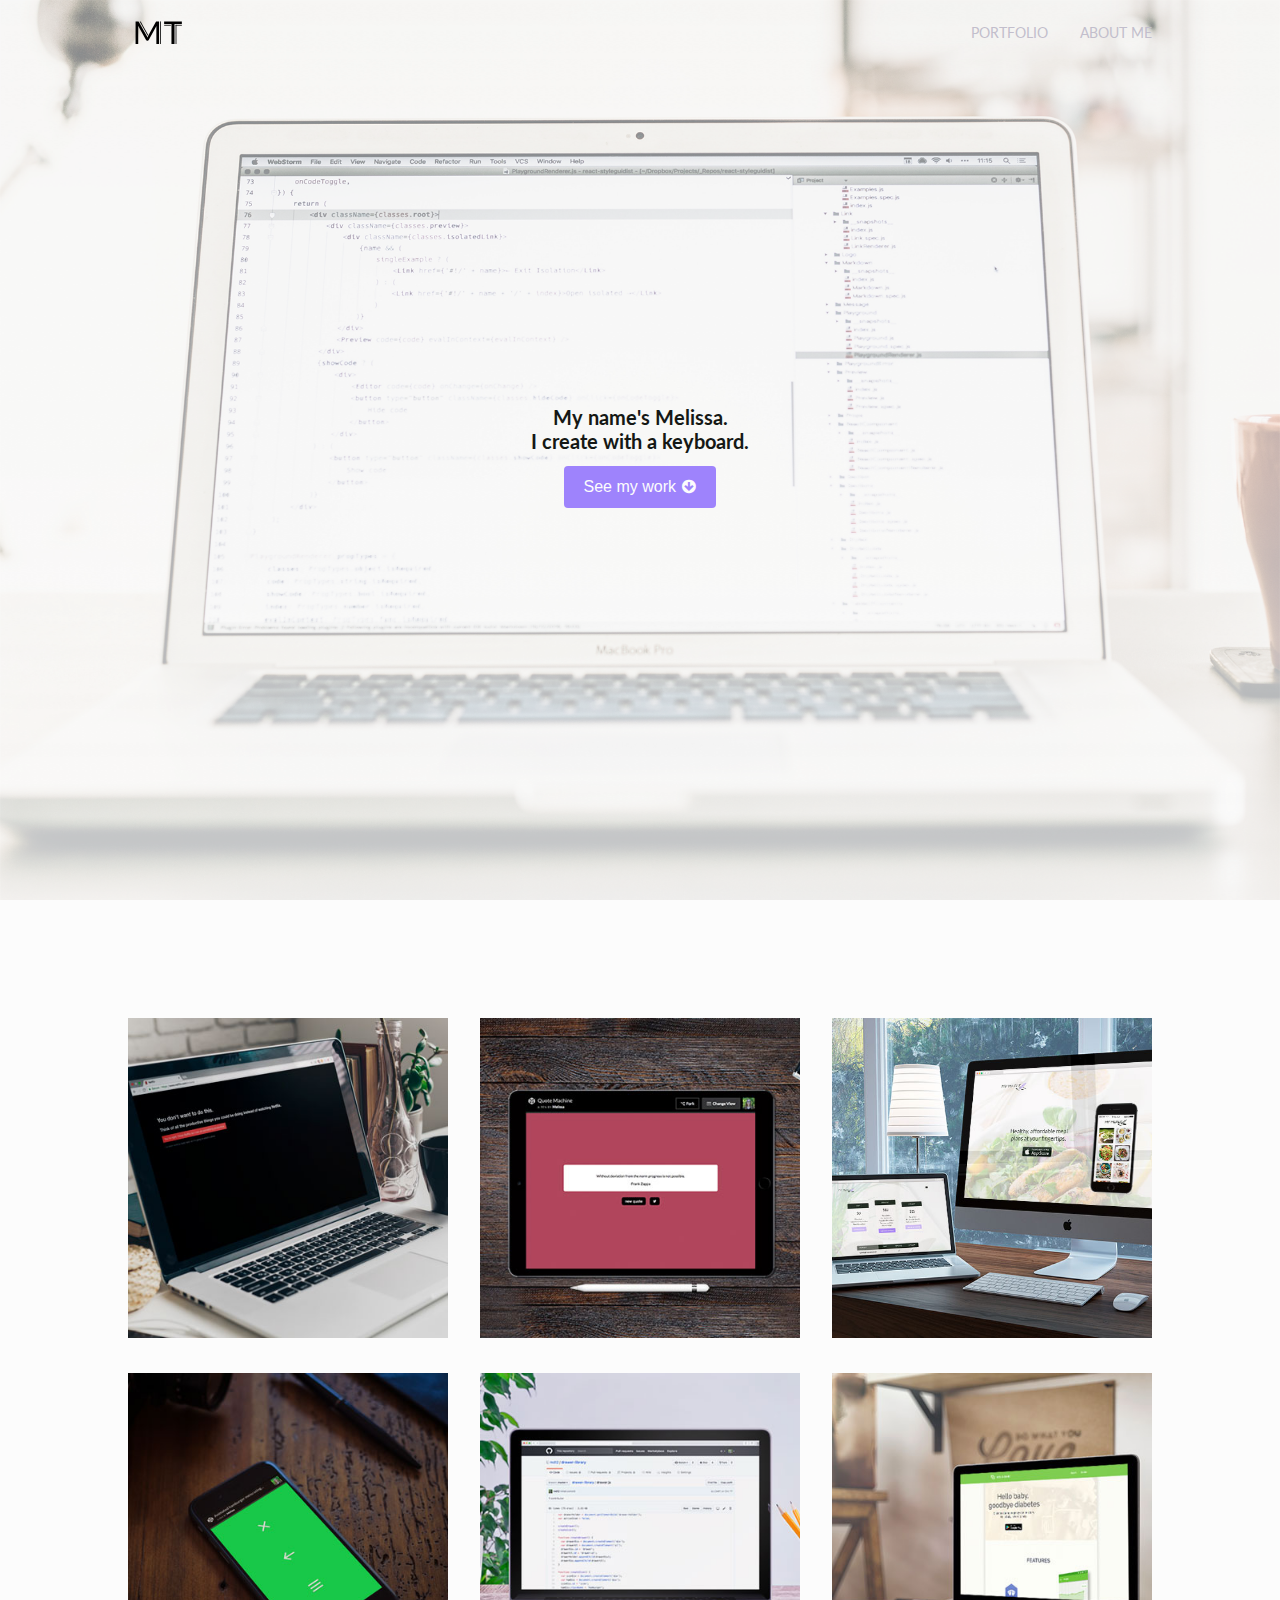
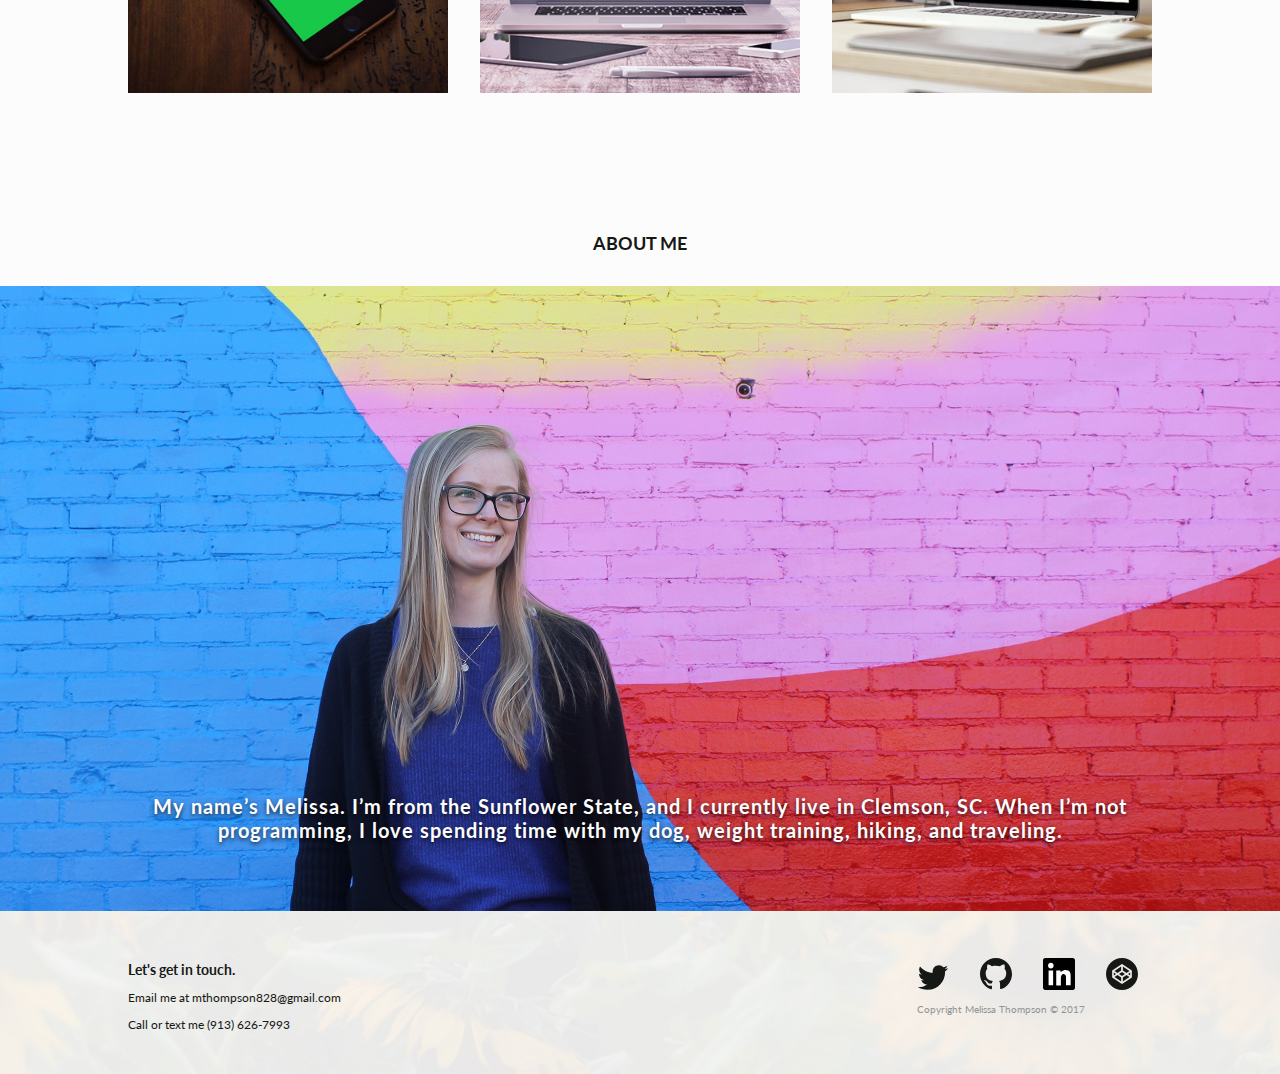
<file: index.html>
<!DOCTYPE html>
<html lang="en">
<head>
    <!-- Required meta tags -->
    <meta charset="utf-8">
    <meta name="viewport" content="width=device-width, initial-scale=1, shrink-to-fit=no">

    <title>Melissa Thompson</title>

    <!-- Global site tag (gtag.js) - Google Analytics -->
    <script async src="https://www.googletagmanager.com/gtag/js?id=UA-109822769-1"></script>
    <script>
      window.dataLayer = window.dataLayer || [];
      function gtag(){dataLayer.push(arguments);}
      gtag('js', new Date());

      gtag('config', 'UA-109822769-1');
    </script>

    <!-- Styles -->
    <link rel="stylesheet" href="stylesheets/web.css">

    <!-- Fonts -->
    <link href="https://fonts.googleapis.com/css?family=Lato" rel="stylesheet">

    <!-- Fontawesome Icon fonts -->
    <link rel="stylesheet" href="https://maxcdn.bootstrapcdn.com/font-awesome/4.7.0/css/font-awesome.min.css">

    <!-- Js -->
    <script src="js/modernizr.js"></script>
    <script src="js/main.js"></script>

</head>
<body>
    <!-- Start Header -->
    <header>
        <div class="flex">
            <a href="index.html" class="logo flex-item"><img src="img/logo.svg" alt="MT logo"/></a>
            <!-- <img class="flex-item" src="img/menu.svg" alt="menu icon"/> -->
            <ul class="desktop-only">
                <li class="flex-item"><a href="#work">Portfolio</a></li>
                <li class="flex-item"><a href="#about">About me</a></li>
            </ul>
            </div>
        </div>
        </div>
    </header>
    <!-- End Header -->

    <!-- Start Hero -->
    <div class="hero flex">
        <div class="intro flex-item hs-container">
            <h1>My name's Melissa.<br>I create with a keyboard.</h1>
            <a href="#work.html">
                <button id="call-to-action">See my work <i class="fa fa-arrow-circle-down" aria-hidden="true"></i></button>
            </a>
        </div>
    </div>
    <!-- End Hero -->

    <!-- Start Work Content -->
    <div id="work" class="work">
        <h2>Portfolio</h2>
        <div class="flex">
            
            <div class="content">
                <div class="content-overlay"></div>
                <img class="content-image" src="img/work/work-netflix-extension.jpg" alt="netflix blocker chrome extension">
                <div class="content-details fadeIn-top">
                    <h3>Netflix Blocker extension</h3>
                    <p>This is a short description</p>
                </div>
            </div>
            <div class="content">
                <div class="content-overlay"></div>
                <img class="content-image" src="img/work/work-quote-machine.jpg" alt="random quote generator on codepen">
                <div class="content-details fadeIn-top">
                    <h3>Random quote generator</h3>
                    <p>This is a short description</p>
                </div>
            </div>
            <div class="content">
                <div class="content-overlay"></div>
                <img class="content-image" src="img/work/work-meal-site.jpg" alt="Meal Prep website design">
                <a href="meal-case.html">
                    <div class="content-details fadeIn-top">
                        <h3>Meal website UX design</h3>
                        <p class="case-study-button">See case study <i class="fa fa-arrow-circle-right" aria-hidden="true"></i></p>
                    </div>
                </a>
            </div>
            <div class="content">
                <div class="content-overlay"></div>
                <img class="content-image" src="img/work/work-ham-icons-mobile.jpg" alt="three animated hamburger icons">
                <div class="content-details fadeIn-top">
                    <h3>CSS3 icon transforms</h3>
                    <p>This is a short description</p>
                </div>
            </div>
            <div class="content">
                <div class="content-overlay"></div>
                <img class="content-image" src="img/work/work-drawerlibrary-code.jpg" alt="drawer library repository on github">
                <div class="content-details fadeIn-top">
                    <h3>JavaScript drawer library</h3>
                    <p>This is a short description</p>
                </div>
            </div>
            <div class="content">
                <div class="content-overlay"></div>
                <img class="content-image" src="img/work/work-hellobaby-site.jpg" alt="Hello Baby website design">
                <div class="content-details fadeIn-top">
                    <h3>Hello Baby UX design</h3>
                    <p>This is a short description</p>
                </div>
            </div>

        </div>
    </div>    
    <!-- End Work Content -->


    <!-- Start About Content -->
    <div id="about" class="about">
        <h2>About Me</h2>
        <img class="desktop-only" src="img/about-lg.jpg" alt="photo of Melissa">
        <img class="phone-only" src="img/about-sm.jpg" alt="photo of Melissa">
        <h1>My name’s Melissa. I’m from the Sunflower State, and I currently live in Clemson, SC. When I’m not programming, I love spending time with my dog, weight training, hiking, and traveling.</h1>
    </div> 
    <!-- End About Content -->


     <!-- start footer -->
    <footer>
        <div class="flex">
            <div class="flex-item">
                <h4>Let's get in touch.</h4>
                <p>Email me at mthompson828@gmail.com</p>
                <p>Call or text me (913) 626-7993</p>
            </div>
            <div class="flex-item">
                <a href="https://twitter.com/mmmthomp" target="_blank">
                    <img class="margin-l-0" src="img/icon-twitter.svg" alt="twitter icon"/>
                </a>
                <a href="https://github.com/mdt2" target="_blank">
                    <img src="img/icon-github.svg" alt="github icon"/>
                </a>
                <a href="https://www.linkedin.com/in/melissathompsn/" target="_blank">
                    <img src="img/icon-linkedin.svg" alt="linkedin icon"/>
                </a>
                <a href="https://codepen.io/mdt2/" target="_blank">
                    <img src="img/icon-codepen.svg" alt="codepen icon"/>
                </a>
                <p class="secondary">Copyright Melissa Thompson © 2017</p>
            </div>
        </div>
    </footer> 
    <!--end footer -->


    <!-- jQuery-->
    <script src="https://code.jquery.com/jquery-3.2.1.js"></script>

</body>
</html>
</file>
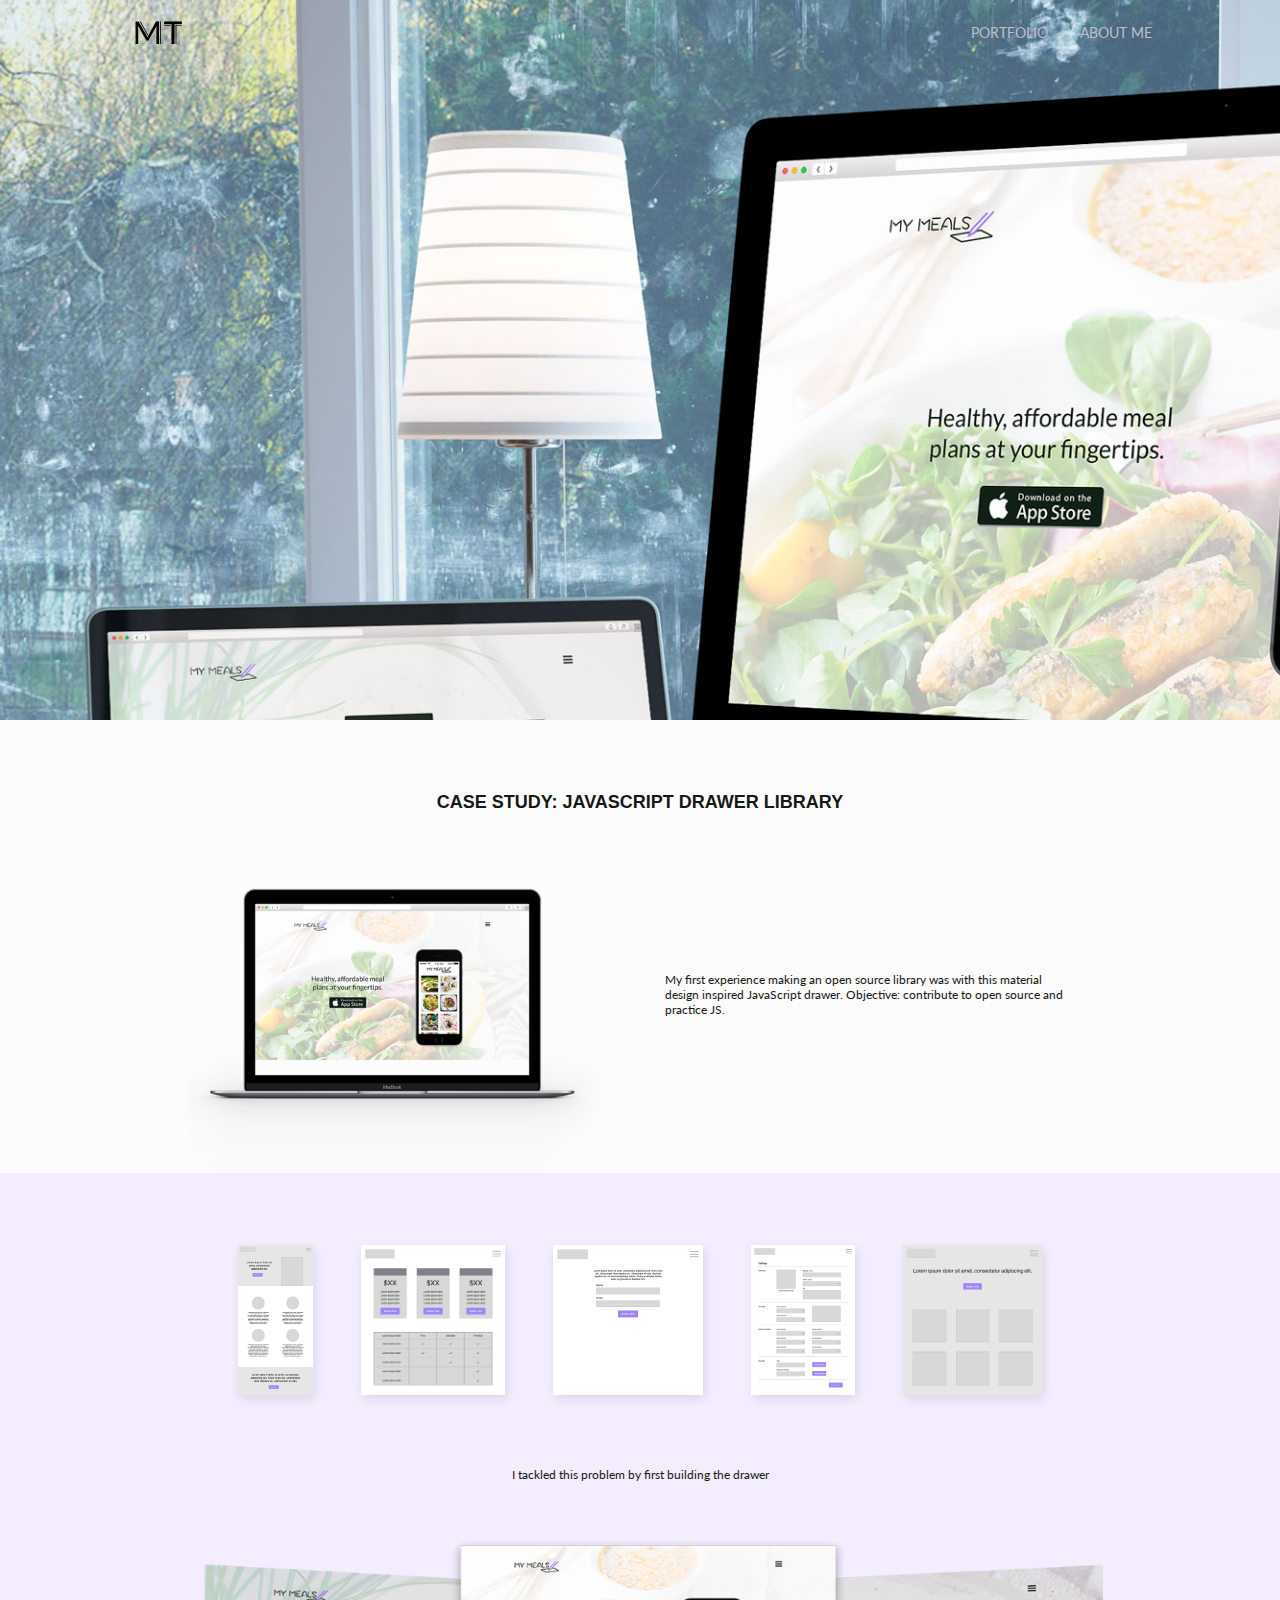
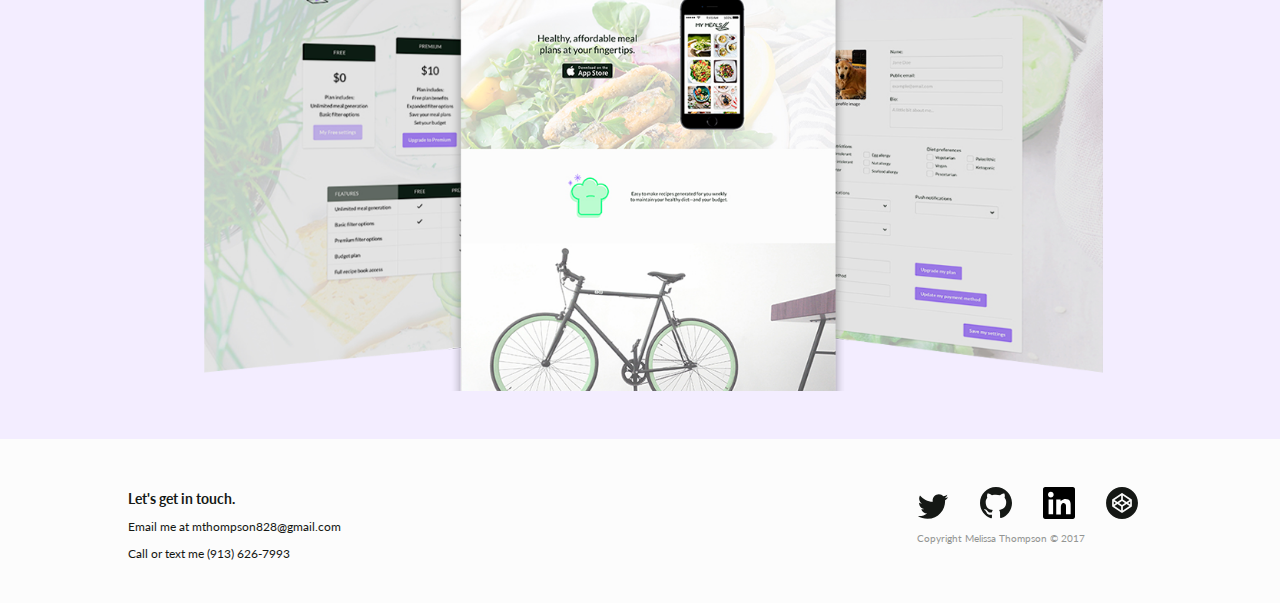
<file: drawer-case.html>
<!DOCTYPE html>
<html lang="en">
<head>
    <!-- Required meta tags -->
    <meta charset="utf-8">
    <meta name="viewport" content="width=device-width, initial-scale=1, shrink-to-fit=no">

    <title>Melissa Thompson</title>

    <!-- Global site tag (gtag.js) - Google Analytics -->
    <script async src="https://www.googletagmanager.com/gtag/js?id=UA-109822769-1"></script>
    <script>
      window.dataLayer = window.dataLayer || [];
      function gtag(){dataLayer.push(arguments);}
      gtag('js', new Date());

      gtag('config', 'UA-109822769-1');
    </script>

    <!-- Styles -->
    <link rel="stylesheet" href="stylesheets/web.css">

    <!-- Fonts -->
    <link href="https://fonts.googleapis.com/css?family=Lato" rel="stylesheet">

    <!-- Fontawesome Icon fonts -->
    <link rel="stylesheet" href="https://maxcdn.bootstrapcdn.com/font-awesome/4.7.0/css/font-awesome.min.css">

    <!-- Js -->
    <script src="js/modernizr.js"></script>
    <script src="js/main.js"></script>

</head>
<body>
    <!-- Start Header -->
    <header>
        <div class="flex">
            <a href="index.html" class="logo flex-item"><img src="img/logo.svg" alt="MT logo"/></a>
            <!-- <img class="flex-item" src="img/menu.svg" alt="menu icon"/> -->
            <ul class="desktop-only">
                <li class="flex-item"><a href="#work">Portfolio</a></li>
                <li class="flex-item"><a href="#about">About me</a></li>
            </ul>
        </div>
    </header>
    <!-- End Header -->

    <!-- Start Case Study -->
    <div class="case-hero">
    </div>
    <div class="case-study-content">
        <h2>Case study: JavaScript Drawer Library</h2>
        <div class="flex">
            <img class="case-showcase-image" src="img/case-laptop.png" alt="my meals site landing page on a MacBook"/>
            <p>My first experience making an open source library was with this material design inspired JavaScript drawer. Objective: contribute to open source and practice JS.</p>
        </div>
        <div class="case-screens">
            <div class="flex">
                <img class="flex-item" src="img/case-meal-wire-landing.jpg" alt="my meals landing page">
                <img class="flex-item" src="img/case-meal-wire-subscription.jpg" alt="my meals subscription page">
                <img class="flex-item" src="img/case-meal-wire-signup.jpg" alt="my meals signup page">
                <img class="flex-item" src="img/case-meal-wire-settings.jpg" alt="my meals settings page">
                <img class="flex-item" src="img/case-meal-wire-generator.jpg" alt="my meals generator page">
            </div>
            <p class="center-text">I tackled this problem by first building the drawer</p>
            <div class="flex">
                <img class="case-comp" src="img/case-meal-mockup-comp.png">
            </div>
        </div>
    </div>
    <!-- End Case Study -->
    
    
     <!-- start footer -->
    <footer class="case-footer">
        <div class="flex">
            <div class="flex-item">
                <h4>Let's get in touch.</h4>
                <p>Email me at mthompson828@gmail.com</p>
                <p>Call or text me (913) 626-7993</p>
            </div>
            <div class="flex-item">
                <a href="https://twitter.com/mmmthomp" target="_blank">
                    <img class="margin-l-0" src="img/icon-twitter.svg" alt="twitter icon"/>
                </a>
                <a href="https://github.com/mdt2" target="_blank">
                    <img src="img/icon-github.svg" alt="github icon"/>
                </a>
                <a href="https://www.linkedin.com/in/melissathompsn/" target="_blank">
                    <img src="img/icon-linkedin.svg" alt="linkedin icon"/>
                </a>
                <a href="https://codepen.io/mdt2/" target="_blank">
                    <img src="img/icon-codepen.svg" alt="codepen icon"/>
                </a>
                <p class="secondary">Copyright Melissa Thompson © 2017</p>
            </div>
        </div>
    </footer> 
    <!--end footer -->
</body>
</file>
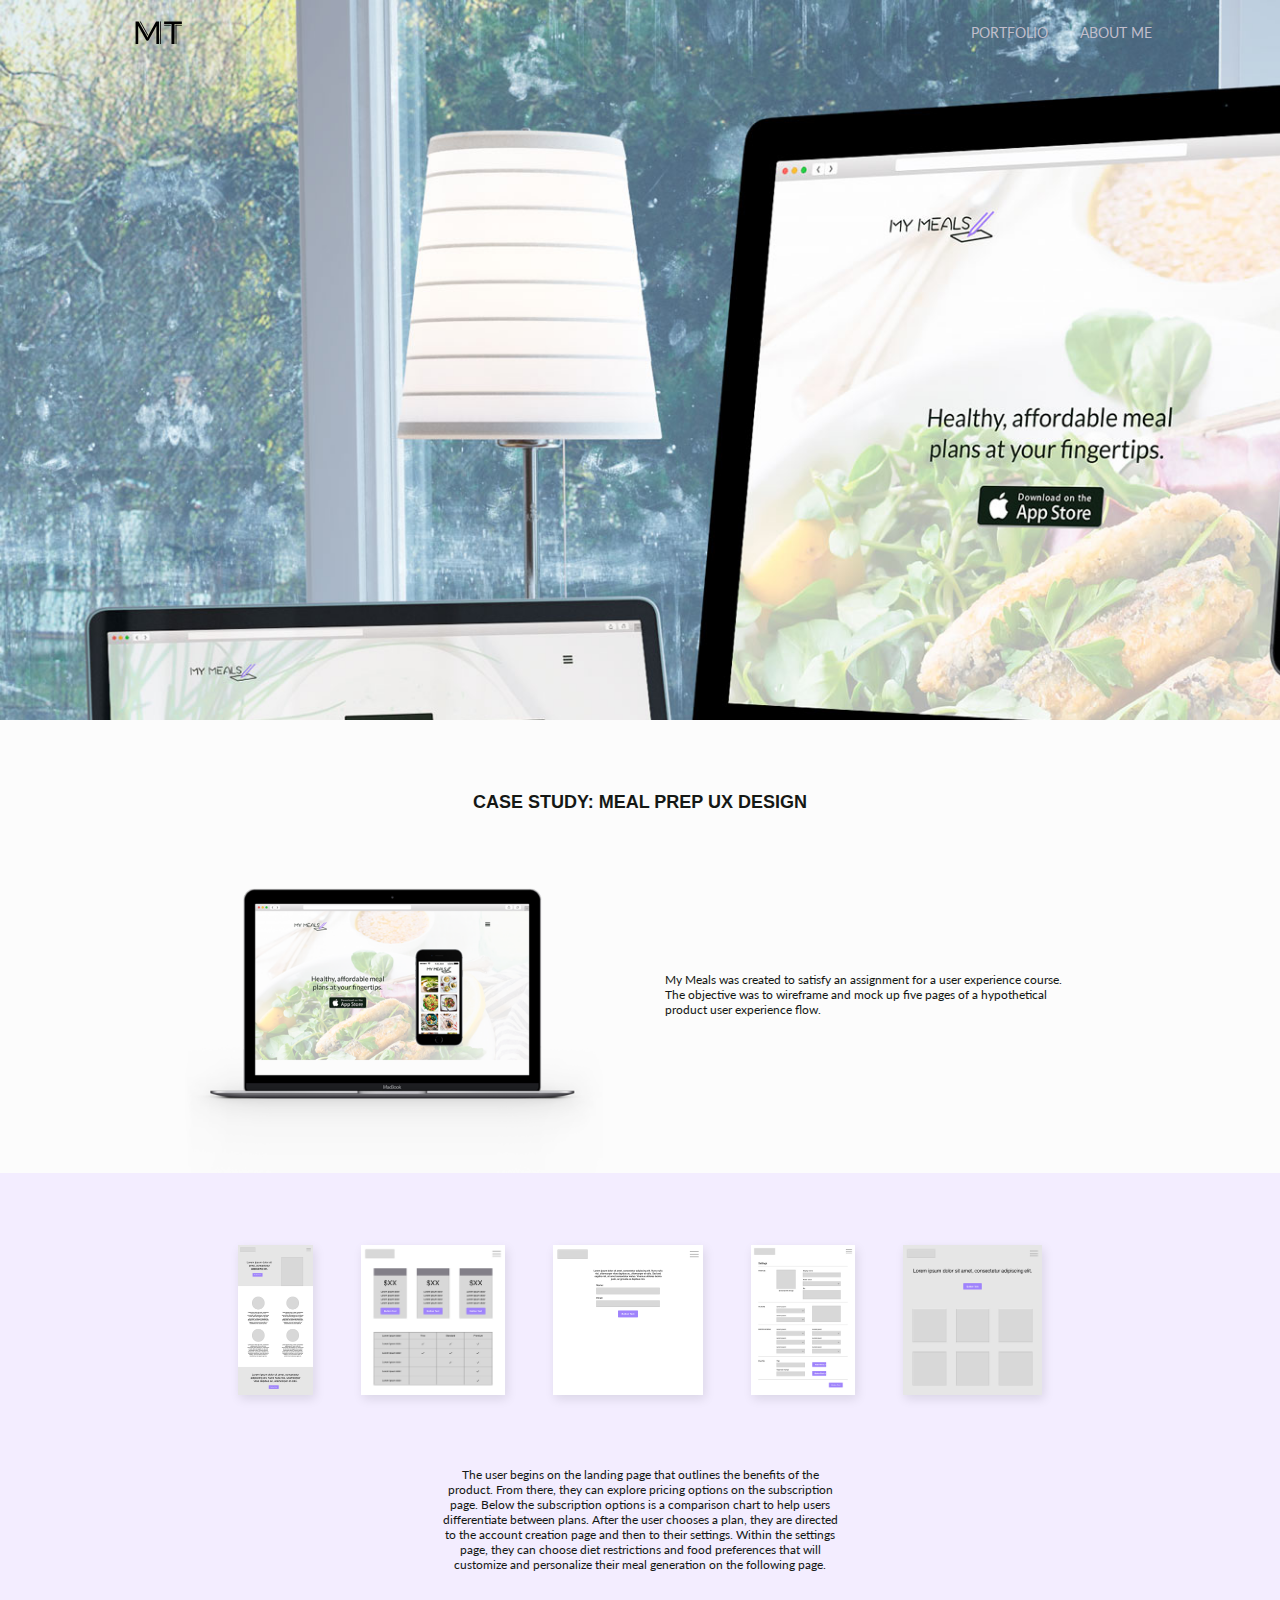
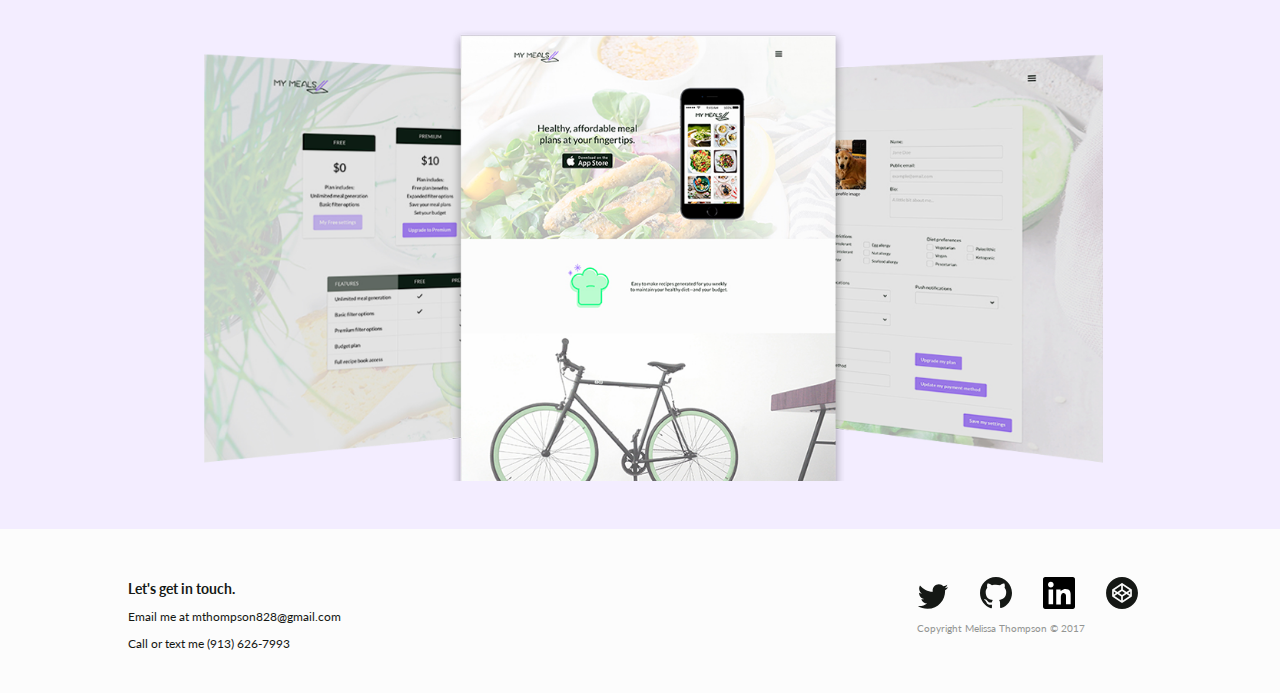
<file: meal-case.html>
<!DOCTYPE html>
<html lang="en">
<head>
    <!-- Required meta tags -->
    <meta charset="utf-8">
    <meta name="viewport" content="width=device-width, initial-scale=1, shrink-to-fit=no">

    <title>Melissa Thompson</title>

    <!-- Global site tag (gtag.js) - Google Analytics -->
    <script async src="https://www.googletagmanager.com/gtag/js?id=UA-109822769-1"></script>
    <script>
      window.dataLayer = window.dataLayer || [];
      function gtag(){dataLayer.push(arguments);}
      gtag('js', new Date());

      gtag('config', 'UA-109822769-1');
    </script>

    <!-- Styles -->
    <link rel="stylesheet" href="stylesheets/web.css">

    <!-- Fonts -->
    <link href="https://fonts.googleapis.com/css?family=Lato" rel="stylesheet">

    <!-- Fontawesome Icon fonts -->
    <link rel="stylesheet" href="https://maxcdn.bootstrapcdn.com/font-awesome/4.7.0/css/font-awesome.min.css">

    <!-- Js -->
    <script src="js/modernizr.js"></script>
    <script src="js/main.js"></script>

</head>
<body>
    <!-- Start Header -->
    <header>
        <div class="flex">
            <a href="index.html" class="logo flex-item"><img src="img/logo.svg" alt="MT logo"/></a>
            <!-- <img class="flex-item" src="img/menu.svg" alt="menu icon"/> -->
            <ul class="desktop-only">
                <li class="flex-item"><a href="#work">Portfolio</a></li>
                <li class="flex-item"><a href="#about">About me</a></li>
            </ul>
        </div>
    </header>
    <!-- End Header -->

    <!-- Start Case Study -->
    <div class="case-hero">
    </div>
    <div class="case-study-content">
        <h2>Case study: Meal prep UX design</h2>
        <div class="flex">
            <img class="case-showcase-image" src="img/case-laptop.png" alt="my meals site landing page on a MacBook"/>
            <p>My Meals was created to satisfy  an assignment for a user experience course. The objective was to wireframe and mock up five pages of a hypothetical product user experience flow.</p>
        </div>
        <div class="case-screens">
            <div class="flex">
                <img class="flex-item" src="img/case-meal-wire-landing.jpg" alt="my meals landing page">
                <img class="flex-item" src="img/case-meal-wire-subscription.jpg" alt="my meals subscription page">
                <img class="flex-item" src="img/case-meal-wire-signup.jpg" alt="my meals signup page">
                <img class="flex-item" src="img/case-meal-wire-settings.jpg" alt="my meals settings page">
                <img class="flex-item" src="img/case-meal-wire-generator.jpg" alt="my meals generator page">
            </div>
            <p class="center-text">The user begins on the landing page that outlines the benefits of the product. From there, they can explore pricing options on the subscription page. Below the subscription options is a comparison chart to help users differentiate between plans. After the user chooses a plan, they are directed to the account creation page and then to their settings. Within the settings page, they can choose diet restrictions and food preferences that will customize and personalize their meal generation on the following page.</p>
            <div class="flex">
                <img class="case-comp" src="img/case-meal-mockup-comp.png">
            </div>
        </div>
    </div>
    <!-- End Case Study -->
    
    
     <!-- start footer -->
    <footer class="case-footer">
        <div class="flex">
            <div class="flex-item">
                <h4>Let's get in touch.</h4>
                <p>Email me at mthompson828@gmail.com</p>
                <p>Call or text me (913) 626-7993</p>
            </div>
            <div class="flex-item">
                <a href="https://twitter.com/mmmthomp" target="_blank">
                    <img class="margin-l-0" src="img/icon-twitter.svg" alt="twitter icon"/>
                </a>
                <a href="https://github.com/mdt2" target="_blank">
                    <img src="img/icon-github.svg" alt="github icon"/>
                </a>
                <a href="https://www.linkedin.com/in/melissathompsn/" target="_blank">
                    <img src="img/icon-linkedin.svg" alt="linkedin icon"/>
                </a>
                <a href="https://codepen.io/mdt2/" target="_blank">
                    <img src="img/icon-codepen.svg" alt="codepen icon"/>
                </a>
                <p class="secondary">Copyright Melissa Thompson © 2017</p>
            </div>
        </div>
    </footer> 
    <!--end footer -->
</body>
</file>
<file: stylesheets/web.css>
/* line 1, ../sass/_generic.scss */
body {
  margin: 0;
  font-family: "Lato", sans-serif;
  font-size: 12px;
  color: #151815;
}

/* Text */
/* line 10, ../sass/_generic.scss */
h1 {
  font-family: "Lato", sans-serif;
  font-size: 20px;
  color: #151815;
}

/* line 16, ../sass/_generic.scss */
h2 {
  font-family: "Lato", sans-serif;
  font-size: 18px;
  color: #151815;
  text-transform: uppercase;
  text-align: center;
  padding: 48px 0 32px 0;
  margin: 0;
}

/* line 26, ../sass/_generic.scss */
h3 {
  font-family: "Lato", sans-serif;
  font-size: 18px;
  color: #FCFCFC;
  text-align: center;
  margin-top: 20px;
  margin-bottom: 24px;
}

/* line 35, ../sass/_generic.scss */
h4 {
  font-family: "Lato", sans-serif;
  font-size: 14px;
  color: #151815;
  margin-bottom: 10px;
}

/* line 42, ../sass/_generic.scss */
p {
  font-family: "Lato", sans-serif;
  font-size: 12px;
  color: #151815;
  margin-bottom: 10px;
}

/* line 49, ../sass/_generic.scss */
.secondary {
  font-family: "Lato", sans-serif;
  font-size: 10px;
  color: #939593;
  margin-bottom: 10px;
}

/* line 56, ../sass/_generic.scss */
.center-text {
  text-align: center;
  margin: 0 auto;
}

/* Flexbox */
/* line 63, ../sass/_generic.scss */
.flex {
  display: flex;
  justify-content: center;
  align-items: center;
  max-width: 1024px;
}

/* line 70, ../sass/_generic.scss */
.flex-item {
  max-width: 100%;
}

/* line 1, ../sass/_body.scss */
body {
  background-color: #FCFCFC;
}

/* line 1, ../sass/_hero.scss */
.hero {
  width: 100vw;
  height: 100vh;
  max-width: 100vw;
  background: url(../img/bg/hero@1x.png) no-repeat;
  background-size: cover;
  background-attachment: fixed;
  margin: 0;
  text-align: center;
}

/* line 12, ../sass/_hero.scss */
.hero button {
  border-radius: 4px;
  border: 0;
  background-color: #9E83FC;
  color: #FCFCFC;
  font-family: 'Lato-Bold', sans-serif;
  font-size: 16px;
  padding: 12px 20px;
  outline: none;
  margin: 0 auto;
  cursor: pointer;
}

/* line 1, ../sass/_navigation.scss */
header {
  max-width: 1024px;
  margin: 0 auto;
  position: relative;
  z-index: 1;
}

/* line 8, ../sass/_navigation.scss */
.logo {
  width: 64px;
}

/*.menu {
	width:22px;
	height:20px;
}
*/
/* line 18, ../sass/_navigation.scss */
header div.flex {
  justify-content: space-between;
  position: absolute;
  width: 100%;
}

@media (max-width: 1024px) {
  /* line 24, ../sass/_navigation.scss */
  header .flex-item {
    padding: 24px 0 0 24px;
  }
}

/* line 30, ../sass/_navigation.scss */
header ul {
  list-style-type: none;
}

/* line 34, ../sass/_navigation.scss */
header a {
  text-decoration: none;
  color: #C2BECC;
}

/* line 39, ../sass/_navigation.scss */
header a:hover {
  color: #9E83FC;
}

/* line 43, ../sass/_navigation.scss */
header ul li.flex-item {
  float: left;
  padding-left: 32px;
  font-family: "Lato", sans-serif;
  font-size: 14px;
  text-transform: uppercase;
  text-align: center;
  margin-bottom: 2px;
}
@media (max-width: 1024px) {
  /* line 43, ../sass/_navigation.scss */
  header ul li.flex-item {
    padding-right: 24px;
  }
}

@media (max-width: 600px) {
  /* line 57, ../sass/_navigation.scss */
  .desktop-only {
    display: none;
  }
}

/* line 1, ../sass/_footer.scss */
footer {
  margin: 0;
  margin: 0 auto;
  padding: 32px;
  background: url(../img/bg/footer-bg.jpg) no-repeat;
  background-size: cover;
}
@media (max-width: 600px) {
  /* line 1, ../sass/_footer.scss */
  footer {
    padding: 16px;
    text-align: center;
  }
}

/* line 14, ../sass/_footer.scss */
footer div.flex {
  justify-content: space-between;
  max-width: 1024px;
  margin: 0;
  margin: 0 auto;
}
@media (max-width: 600px) {
  /* line 14, ../sass/_footer.scss */
  footer div.flex {
    max-width: 600px;
    flex-wrap: wrap;
  }
}

@media (max-width: 600px) {
  /* line 26, ../sass/_footer.scss */
  footer .flex-item {
    margin: 0 auto;
    padding: 16px 0;
  }
}

/* line 33, ../sass/_footer.scss */
footer .flex-item img {
  width: 32px;
  margin: 0 14px;
}

/* line 38, ../sass/_footer.scss */
footer .flex-item img.margin-l-0 {
  margin-left: 0;
}

/* line 42, ../sass/_footer.scss */
footer .flex-item a {
  text-decoration: none;
}

/* line 1, ../sass/_work.scss */
.work {
  width: 100vw;
  max-width: 100vw;
  background: url(../img/bg/work-bg.jpg) no-repeat;
  background-size: cover;
  background-attachment: fixed;
  margin: 0 auto;
  text-align: center;
  padding-bottom: 72px;
}
@media (max-width: 600px) {
  /* line 1, ../sass/_work.scss */
  .work {
    padding-bottom: 24px;
  }
}

/* line 16, ../sass/_work.scss */
.work h2 {
  color: #FCFCFC;
}

/* line 20, ../sass/_work.scss */
.work .flex {
  flex-wrap: wrap;
  max-width: 1400px;
  margin: 0 auto;
}

/* line 26, ../sass/_work.scss */
.work .flex .flex-item {
  width: 100%;
  margin-top: 0;
  overflow: hidden;
  flex-grow: 1;
  max-width: 320px;
  justify-content: flex-start;
  box-shadow: 0 2px 6px rgba(21, 24, 21, 0.2);
}

/* line 36, ../sass/_work.scss */
.fa {
  padding-left: 2px;
}

/* Hover */
/* line 43, ../sass/_work.scss */
.content {
  position: relative;
  width: 90%;
  max-width: 320px;
  overflow: hidden;
  margin: 16px;
}

/* line 51, ../sass/_work.scss */
.content .content-overlay {
  background: rgba(0, 0, 0, 0.7);
  position: absolute;
  height: 100%;
  width: 100%;
  opacity: 0;
  -webkit-transition: all 0.3s ease-in-out 0s;
  -moz-transition: all 0.3s ease-in-out 0s;
  transition: all 0.3s ease-in-out 0s;
}

/* line 66, ../sass/_work.scss */
.content:hover .content-overlay {
  opacity: 1;
}

/* line 70, ../sass/_work.scss */
.content-image {
  width: 100%;
}

/* line 74, ../sass/_work.scss */
.content-details {
  position: absolute;
  text-align: center;
  padding: 0 1em;
  width: 100%;
  top: 50%;
  left: 50%;
  opacity: 0;
  -webkit-transform: translate(-50%, -50%);
  -moz-transform: translate(-50%, -50%);
  transform: translate(-50%, -50%);
  -webkit-transition: all 0.3s ease-in-out 0s;
  -moz-transition: all 0.3s ease-in-out 0s;
  transition: all 0.3s ease-in-out 0s;
}

/* line 90, ../sass/_work.scss */
.content:hover .content-details {
  top: 50%;
  left: 50%;
  opacity: 1;
}

/* line 96, ../sass/_work.scss */
.content-details h3 {
  color: #FCFCFC;
  font-weight: 500;
  letter-spacing: 0.09em;
  margin-bottom: 0.5em;
  text-transform: uppercase;
}

/* line 104, ../sass/_work.scss */
.content-details p {
  color: #FCFCFC;
  font-size: 1.25em;
}

/* line 1, ../sass/_about.scss */
.about {
  width: 100vw;
  max-width: 100vw;
  /*background:url(../img/work-bg.jpg) no-repeat;*/
  background-size: cover;
  margin: 0;
  text-align: center;
  margin-bottom: 68px;
}
@media (max-width: 900px) {
  /* line 1, ../sass/_about.scss */
  .about {
    margin-bottom: 0;
  }
}

/* line 15, ../sass/_about.scss */
.about > img {
  max-width: 100vw;
  margin-bottom: -120px;
}
@media (max-width: 700px) {
  /* line 15, ../sass/_about.scss */
  .about > img {
    margin-bottom: 0;
  }
}

/* line 24, ../sass/_about.scss */
.about > img.phone-only {
  display: none;
}
@media (max-width: 700px) {
  /* line 24, ../sass/_about.scss */
  .about > img.phone-only {
    display: block;
    width: 100%;
  }
}

@media (max-width: 700px) {
  /* line 33, ../sass/_about.scss */
  .about > img.desktop-only {
    display: none;
  }
}

/* line 39, ../sass/_about.scss */
.about > h1 {
  color: #FCFCFC;
  max-width: 1024px;
  margin: 0 auto;
  letter-spacing: 1px;
  text-shadow: 0 2px 4px rgba(0, 0, 0, 0.7);
}
@media (max-width: 900px) {
  /* line 39, ../sass/_about.scss */
  .about > h1 {
    padding: 24px;
  }
}
@media (max-width: 700px) {
  /* line 39, ../sass/_about.scss */
  .about > h1 {
    color: #151815;
    text-shadow: none;
    font-size: 12px;
    padding: 24px;
    letter-spacing: 0;
  }
}

/* line 1, ../sass/_case.scss */
.case-hero {
  width: 100vw;
  height: 80vh;
  max-width: 100vw;
  margin: 0;
  text-align: center;
  z-index: 1;
  background: url("../img/work-meal-site-case.jpg");
  background-attachment: fixed;
  background-size: cover;
}
@media (max-width: 600px) {
  /* line 1, ../sass/_case.scss */
  .case-hero {
    background-position: center;
  }
}

/* line 17, ../sass/_case.scss */
.case-study-content {
  margin: 0 auto;
}

/* line 21, ../sass/_case.scss */
.case-study-content h2 {
  padding-top: 72px;
  padding-bottom: 0px;
  padding-left: 8px;
  padding-right: 8px;
  font-family: "Lato-Bold", sans-serif;
  max-width: 1024px;
  margin: 0 auto;
}

/* line 31, ../sass/_case.scss */
.case-study-content p {
  padding: 48px;
  max-width: 400px;
}
@media (max-width: 900px) {
  /* line 31, ../sass/_case.scss */
  .case-study-content p {
    text-align: center;
  }
}
@media (max-width: 600px) {
  /* line 31, ../sass/_case.scss */
  .case-study-content p {
    padding: 24px;
  }
}

/* line 44, ../sass/_case.scss */
.case-study-content .case-screens {
  background-color: #F3EDFF;
  padding: 48px;
}
@media (max-width: 600px) {
  /* line 44, ../sass/_case.scss */
  .case-study-content .case-screens {
    padding: 0;
    padding-top: 24px;
    padding-bottom: 24px;
  }
}

/* line 55, ../sass/_case.scss */
.case-study-content .flex {
  max-width: 1440px;
  margin: 0 auto;
  flex-wrap: wrap;
}

/* line 61, ../sass/_case.scss */
.case-study-content .flex-item {
  max-width: 200px;
  height: 150px;
  margin: 24px;
  box-shadow: 2px 4px 10px rgba(0, 0, 0, 0.1);
}

/* line 68, ../sass/_case.scss */
.case-comp {
  max-width: 1024px;
  width: 100%;
}

/* line 73, ../sass/_case.scss */
.case-showcase-image {
  max-width: 450px;
  width: 100%;
}

/* line 78, ../sass/_case.scss */
.case-footer {
  background-image: none;
  background-color: #FCFCFC;
}
</file>
